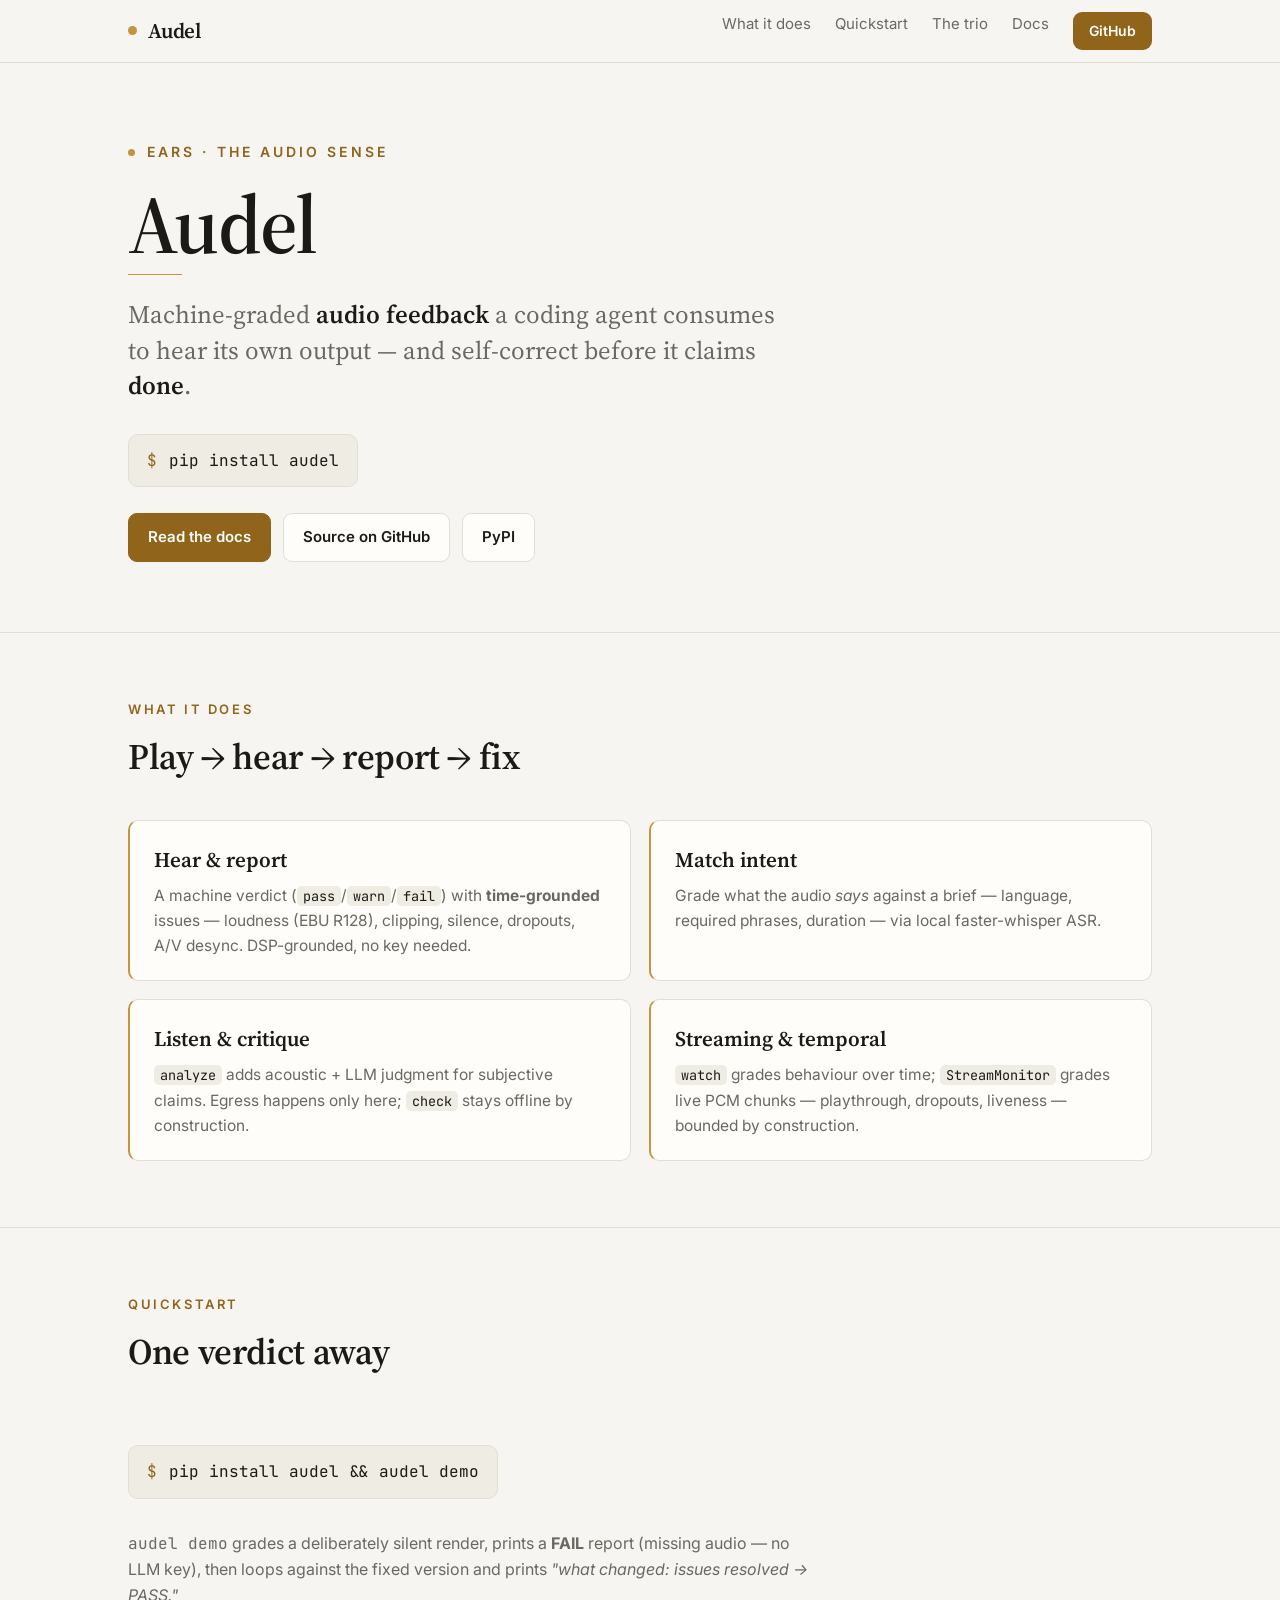
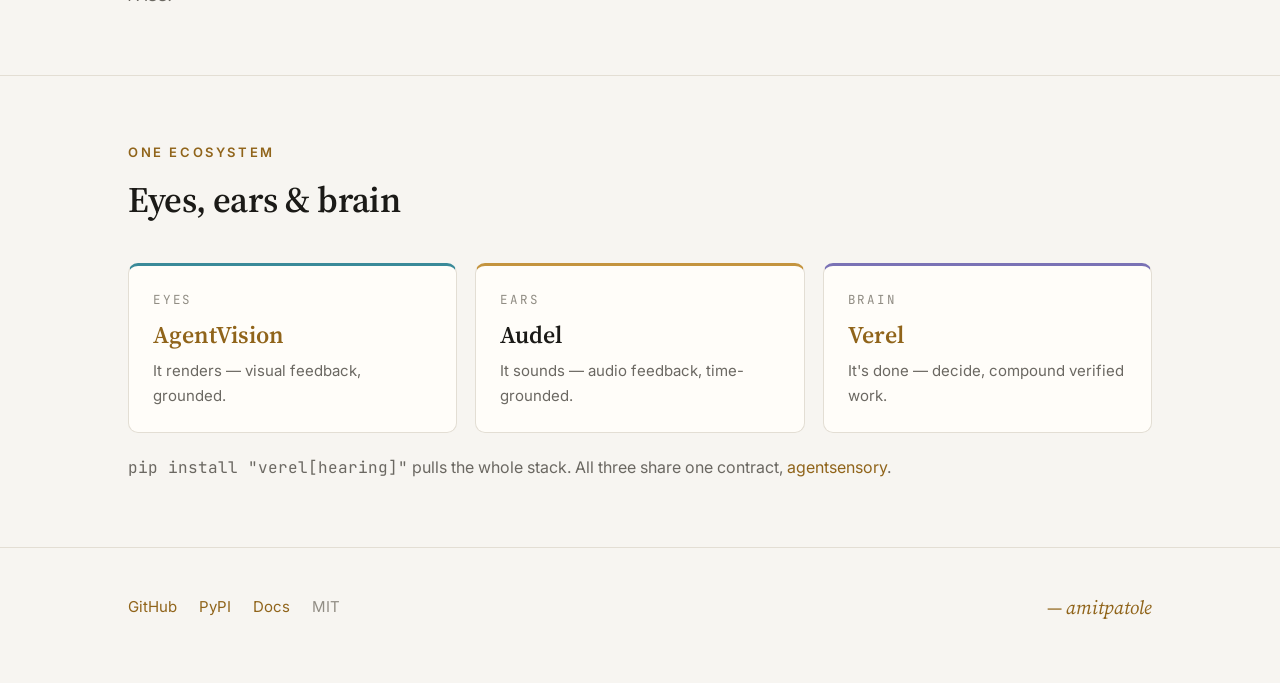
<file: brand/space/index.html>
<!doctype html>
<html lang="en" data-sense="ears"><head>
<meta charset="utf-8"/>
<meta name="viewport" content="width=device-width, initial-scale=1"/>
<title>Audel — Ears for AI Agents</title>
<meta name="description" content="A machine-graded audio feedback loop coding agents consume to hear their own output and self-correct before claiming done."/>
<meta property="og:type" content="website"/>
<meta property="og:site_name" content="Audel"/>
<meta property="og:title" content="Audel — Ears for AI Agents"/>
<meta property="og:description" content="Machine-graded audio feedback a coding agent consumes to hear its own output — and self-correct before it claims done."/>
<meta property="og:url" content="https://huggingface.co/spaces/amitpatole/audel"/>
<meta property="og:image" content="https://raw.githubusercontent.com/amitpatole/audel/main/brand/og-audel.png"/>
<meta property="og:image:width" content="1280"/>
<meta property="og:image:height" content="640"/>
<meta name="twitter:card" content="summary_large_image"/>
<meta name="twitter:title" content="Audel — Ears for AI Agents"/>
<meta name="twitter:description" content="Play → hear → report → fix. A machine verdict (pass/warn/fail) with time-grounded issues."/>
<meta name="twitter:image" content="https://raw.githubusercontent.com/amitpatole/audel/main/brand/og-audel.png"/>
<link rel="preconnect" href="https://fonts.googleapis.com"/>
<link rel="preconnect" href="https://fonts.gstatic.com" crossorigin/>
<link href="https://fonts.googleapis.com/css2?family=Inter:wght@400;500;600;700&family=Source+Serif+4:opsz,wght@8..60,400;8..60,500;8..60,600;8..60,700&family=JetBrains+Mono:wght@400;500&display=swap" rel="stylesheet"/>
<style>
  /* Trio "Warm Paper" — light, editorial. No gradients, no glows. Amber = ears. */
  :root{
    --bg:#f7f5f1; --surface:#fffdf9; --panel:#efece4;
    --ink:#1b1a17; --mut:#6b6862; --faint:#918d84; --rule:#e3ded4;
    --accent:#c4943f; --accent-ink:#90641a;
    --serif:"Source Serif 4",Georgia,serif; --sans:"Inter",system-ui,sans-serif;
    --mono:"JetBrains Mono",ui-monospace,Menlo,monospace;
  }
  *{box-sizing:border-box;margin:0;padding:0}
  html{scroll-behavior:smooth}
  body{background:var(--bg);color:var(--ink);font-family:var(--sans);line-height:1.62;
       -webkit-font-smoothing:antialiased}
  a{color:var(--accent-ink);text-decoration:none}
  a:hover{text-decoration:underline;text-underline-offset:3px}
  .wrap{max-width:1080px;margin:0 auto;padding:0 28px}

  nav{position:sticky;top:0;z-index:20;background:rgba(247,245,241,.86);
      backdrop-filter:blur(8px);border-bottom:1px solid var(--rule)}
  nav .wrap{display:flex;align-items:center;justify-content:space-between;height:62px}
  .brand{display:flex;align-items:center;gap:11px;font-family:var(--serif);
         font-weight:600;font-size:21px;letter-spacing:-.01em;color:var(--ink)}
  .brand .dot{width:9px;height:9px;border-radius:50%;background:var(--accent)}
  .nlinks{display:flex;gap:24px;font-size:15px;color:var(--mut)}
  .nlinks a{color:var(--mut)}
  .nlinks a:hover{color:var(--ink);text-decoration:none}
  .pill{background:var(--accent-ink);color:var(--surface)!important;padding:8px 16px;
        border-radius:9px;font-weight:600;font-size:14px}
  .pill:hover{background:var(--ink);text-decoration:none}

  header.hero{border-bottom:1px solid var(--rule)}
  .hero .wrap{padding:78px 28px 70px}
  .eyebrow{display:flex;align-items:center;gap:12px;letter-spacing:.22em;text-transform:uppercase;
           font-size:14px;color:var(--accent-ink);font-weight:600}
  .eyebrow .dot{width:7px;height:7px;border-radius:50%;background:var(--accent)}
  h1{font-family:var(--serif);font-size:82px;line-height:.98;letter-spacing:-.02em;
     font-weight:600;margin:20px 0 10px}
  .tick{width:54px;height:1px;background:var(--accent);margin:0 0 22px}
  .lede{font-family:var(--serif);font-size:25px;line-height:1.42;color:var(--mut);max-width:660px}
  .lede b{color:var(--ink);font-weight:600}
  .cmd{margin:30px 0 16px;display:inline-flex;align-items:center;gap:12px;background:var(--panel);
       border:1px solid var(--rule);border-radius:10px;padding:13px 18px;
       font-family:var(--mono);font-size:16px;color:var(--ink)}
  .cmd .d{color:var(--accent-ink)}
  .btns{display:flex;gap:12px;flex-wrap:wrap;margin-top:10px}
  .btn{padding:11px 19px;border-radius:9px;font-weight:600;font-size:15px;
       border:1px solid var(--rule);background:var(--surface);color:var(--ink)}
  .btn:hover{border-color:var(--accent);text-decoration:none}
  .btn.primary{background:var(--accent-ink);color:var(--surface);border-color:var(--accent-ink)}
  .btn.primary:hover{background:var(--ink);border-color:var(--ink)}

  section{padding:66px 0;border-bottom:1px solid var(--rule)}
  .sech{margin-bottom:34px}
  .sech .k{letter-spacing:.2em;text-transform:uppercase;font-size:13px;color:var(--accent-ink);font-weight:600}
  .sech h2{font-family:var(--serif);font-size:36px;letter-spacing:-.01em;font-weight:600;margin-top:8px}
  .grid{display:grid;grid-template-columns:repeat(2,1fr);gap:18px}
  .card{background:var(--surface);border:1px solid var(--rule);border-left:2px solid var(--accent);
        border-radius:10px;padding:22px 24px}
  .card h3{font-family:var(--serif);font-size:21px;font-weight:600;margin-bottom:6px}
  .card p{color:var(--mut);font-size:15.5px}
  .card code{font-family:var(--mono);font-size:13.5px;background:var(--panel);padding:1px 6px;border-radius:5px;color:var(--ink)}

  .trio{display:grid;grid-template-columns:repeat(3,1fr);gap:18px;margin-top:8px}
  .sense{border:1px solid var(--rule);border-radius:10px;padding:24px;background:var(--surface)}
  .sense .s{font-family:var(--mono);font-size:12.5px;letter-spacing:.14em;text-transform:uppercase;color:var(--faint)}
  .sense h3{font-family:var(--serif);font-size:24px;font-weight:600;margin:6px 0 4px}
  .sense p{color:var(--mut);font-size:15px}
  .sense.eyes{border-top:3px solid #3a8a99}
  .sense.ears{border-top:3px solid #c4943f}
  .sense.brain{border-top:3px solid #7a72b5}

  footer{padding:44px 0 60px}
  footer .wrap{display:flex;align-items:center;justify-content:space-between;flex-wrap:wrap;gap:16px}
  .foot-links{display:flex;gap:22px;font-size:15px;color:var(--mut)}
  .sig{font-family:var(--serif);font-style:italic;font-size:19px;color:var(--accent-ink)}
  @media(max-width:760px){.grid,.trio{grid-template-columns:1fr}h1{font-size:58px}}
</style></head>
<body>
<nav><div class="wrap">
  <a class="brand" href="#"><span class="dot"></span>Audel</a>
  <div class="nlinks">
    <a href="#what">What it does</a>
    <a href="#start">Quickstart</a>
    <a href="#trio">The trio</a>
    <a href="https://amitpatole.github.io/audel/">Docs</a>
    <a class="pill" href="https://github.com/amitpatole/audel">GitHub</a>
  </div>
</div></nav>

<header class="hero"><div class="wrap">
  <div class="eyebrow"><span class="dot"></span>Ears · The audio sense</div>
  <h1>Audel</h1>
  <div class="tick"></div>
  <div class="lede">Machine-graded <b>audio feedback</b> a coding agent consumes to hear its own
    output — and self-correct before it claims <b>done</b>.</div>
  <div class="cmd"><span class="d">$</span> pip install audel</div>
  <div class="btns">
    <a class="btn primary" href="https://amitpatole.github.io/audel/">Read the docs</a>
    <a class="btn" href="https://github.com/amitpatole/audel">Source on GitHub</a>
    <a class="btn" href="https://pypi.org/project/audel/">PyPI</a>
  </div>
</div></header>

<section id="what"><div class="wrap">
  <div class="sech"><div class="k">What it does</div><h2>Play → hear → report → fix</h2></div>
  <div class="grid">
    <div class="card"><h3>Hear &amp; report</h3><p>A machine verdict (<code>pass</code>/<code>warn</code>/<code>fail</code>) with <b>time-grounded</b> issues — loudness (EBU R128), clipping, silence, dropouts, A/V desync. DSP-grounded, no key needed.</p></div>
    <div class="card"><h3>Match intent</h3><p>Grade what the audio <i>says</i> against a brief — language, required phrases, duration — via local faster-whisper ASR.</p></div>
    <div class="card"><h3>Listen &amp; critique</h3><p><code>analyze</code> adds acoustic + LLM judgment for subjective claims. Egress happens only here; <code>check</code> stays offline by construction.</p></div>
    <div class="card"><h3>Streaming &amp; temporal</h3><p><code>watch</code> grades behaviour over time; <code>StreamMonitor</code> grades live PCM chunks — playthrough, dropouts, liveness — bounded by construction.</p></div>
  </div>
</div></section>

<section id="start"><div class="wrap">
  <div class="sech"><div class="k">Quickstart</div><h2>One verdict away</h2></div>
  <div class="cmd"><span class="d">$</span> pip install audel &amp;&amp; audel demo</div>
  <p style="color:var(--mut);margin-top:16px;max-width:680px"><code style="font-family:var(--mono)">audel demo</code> grades a deliberately silent render, prints a <b>FAIL</b> report (missing audio — no LLM key), then loops against the fixed version and prints <i>"what changed: issues resolved → PASS."</i></p>
</div></section>

<section id="trio"><div class="wrap">
  <div class="sech"><div class="k">One ecosystem</div><h2>Eyes, ears &amp; brain</h2></div>
  <div class="trio">
    <a class="sense eyes" href="https://huggingface.co/spaces/amitpatole/AgentVision"><div class="s">Eyes</div><h3>AgentVision</h3><p>It renders — visual feedback, grounded.</p></a>
    <div class="sense ears"><div class="s">Ears</div><h3>Audel</h3><p>It sounds — audio feedback, time-grounded.</p></div>
    <a class="sense brain" href="https://huggingface.co/spaces/amitpatole/verel"><div class="s">Brain</div><h3>Verel</h3><p>It's done — decide, compound verified work.</p></a>
  </div>
  <p style="color:var(--mut);margin-top:22px"><code style="font-family:var(--mono)">pip install "verel[hearing]"</code> pulls the whole stack. All three share one contract, <a href="https://pypi.org/project/agentsensory/">agentsensory</a>.</p>
</div></section>

<footer><div class="wrap">
  <div class="foot-links">
    <a href="https://github.com/amitpatole/audel">GitHub</a>
    <a href="https://pypi.org/project/audel/">PyPI</a>
    <a href="https://amitpatole.github.io/audel/">Docs</a>
    <span style="color:var(--faint)">MIT</span>
  </div>
  <div class="sig">— amitpatole</div>
</div></footer>
</body></html>
</file>
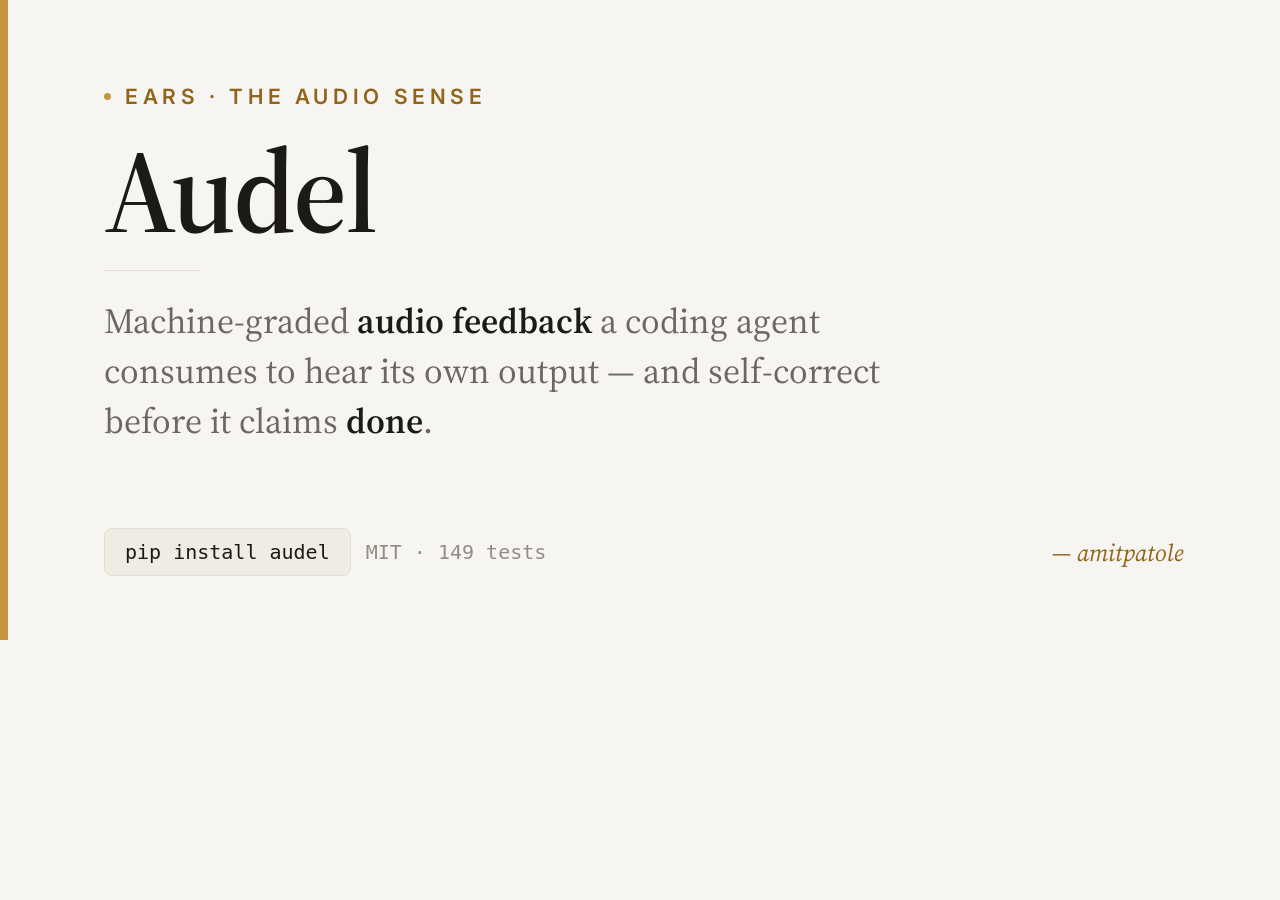
<file: brand/social_audel.html>
<!doctype html>
<html data-sense="ears"><head><meta charset="utf-8">
<link rel="preconnect" href="https://fonts.googleapis.com">
<link href="https://fonts.googleapis.com/css2?family=Inter:wght@400;500;600&family=Source+Serif+4:opsz,wght@8..60,400;8..60,500;8..60,600&display=swap" rel="stylesheet">
<style>
  :root{
    --bg:#f7f5f1; --surface:#fffdf9; --panel:#efece4;
    --ink:#1b1a17; --ink-muted:#6b6862; --ink-faint:#918d84; --rule:#e3ded4;
    --accent:#c4943f; --accent-ink:#90641a;
    --serif:"Source Serif 4",Georgia,serif; --sans:"Inter",system-ui,sans-serif;
    --mono:ui-monospace,"JetBrains Mono",Menlo,monospace;
  }
  *{margin:0;padding:0;box-sizing:border-box}
  body{width:1280px;height:640px;overflow:hidden;background:var(--bg);
       color:var(--ink);font-family:var(--sans);display:flex}
  /* thin accent spine on the left edge — the single accent gesture */
  .spine{width:8px;height:100%;background:var(--accent)}
  .pad{flex:1;padding:84px 96px 64px;display:flex;flex-direction:column;justify-content:space-between}
  .eyebrow{font-size:21px;letter-spacing:.22em;text-transform:uppercase;
           color:var(--accent-ink);font-weight:600;display:flex;align-items:center;gap:14px}
  .eyebrow .dot{width:7px;height:7px;border-radius:50%;background:var(--accent);display:inline-block}
  h1{font-family:var(--serif);font-size:118px;line-height:.96;letter-spacing:-.02em;
     font-weight:600;margin:26px 0 22px;color:var(--ink)}
  .rule{width:96px;height:1px;background:var(--rule);margin:0 0 26px}
  .tag{font-family:var(--serif);font-size:35px;line-height:1.42;color:var(--ink-muted);
       max-width:780px;font-weight:400}
  .tag b{color:var(--ink);font-weight:600}
  .foot{display:flex;align-items:center;justify-content:space-between;margin-top:36px}
  .chips{display:flex;gap:14px;align-items:center}
  .chip{font-family:var(--mono);font-size:20px;color:var(--ink);background:var(--panel);
        border:1px solid var(--rule);border-radius:8px;padding:11px 20px}
  .chip.q{background:transparent;color:var(--ink-faint);border-color:transparent;padding-left:0}
  .sig{font-family:var(--serif);font-style:italic;font-size:24px;color:var(--accent-ink)}
</style></head>
<body>
  <div class="spine"></div>
  <div class="pad">
    <div>
      <div class="eyebrow"><span class="dot"></span>Ears · The audio sense</div>
      <h1>Audel</h1>
      <div class="rule"></div>
      <div class="tag">Machine-graded <b>audio feedback</b> a coding agent consumes to hear its own
        output — and self-correct before it claims <b>done</b>.</div>
    </div>
    <div class="foot">
      <div class="chips">
        <span class="chip">pip install audel</span>
        <span class="chip q">MIT · 149 tests</span>
      </div>
      <div class="sig">— amitpatole</div>
    </div>
  </div>
</body></html>
</file>
